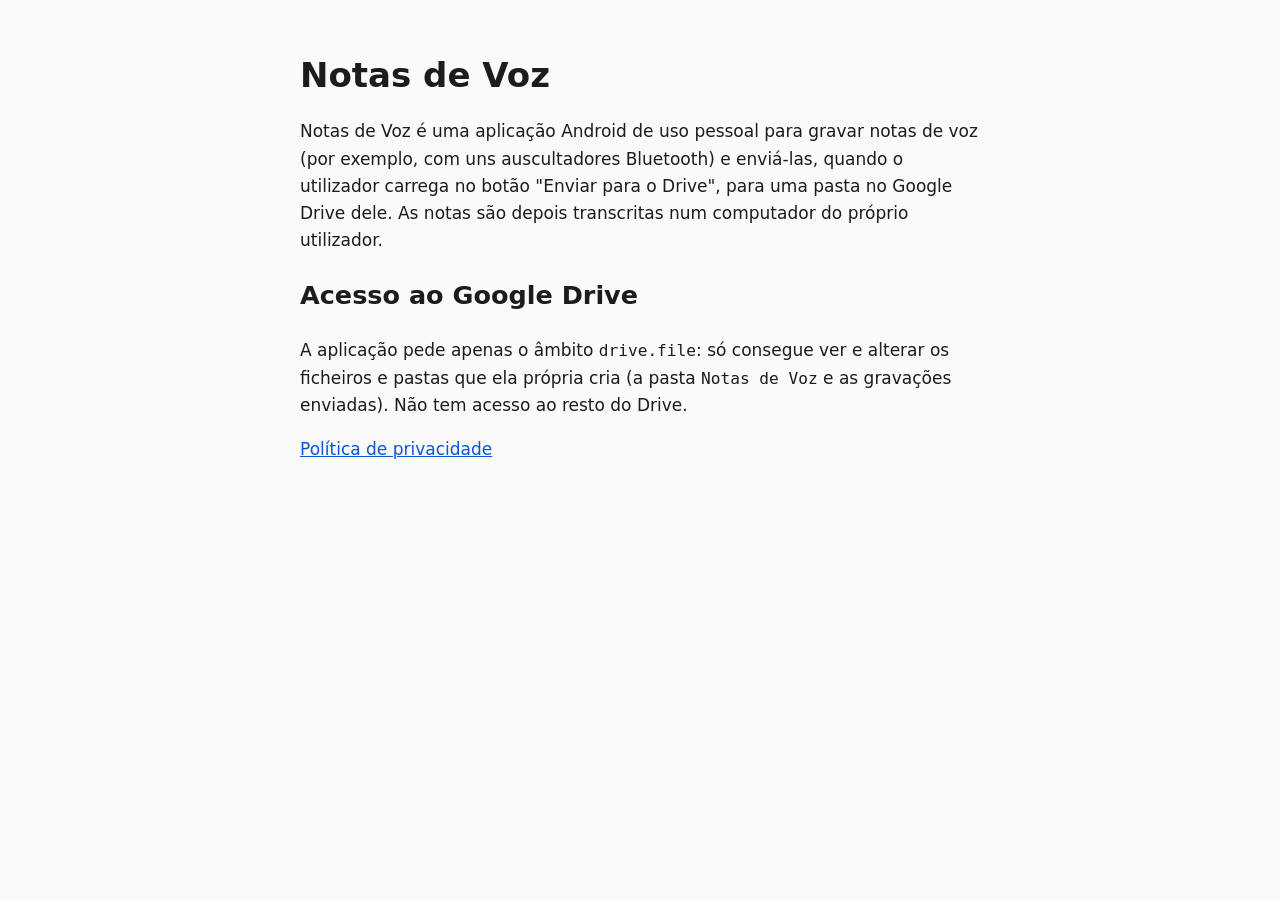
<file: index.html>
<!doctype html>
<html lang="pt-PT">
<head>
  <meta charset="utf-8">
  <meta name="viewport" content="width=device-width, initial-scale=1">
  <title>Notas de Voz</title>
  <link rel="stylesheet" href="estilo.css">
</head>
<body>
  <main>
    <h1>Notas de Voz</h1>
    <p>
      Notas de Voz é uma aplicação Android de uso pessoal para gravar notas de voz
      (por exemplo, com uns auscultadores Bluetooth) e enviá-las, quando o utilizador
      carrega no botão "Enviar para o Drive", para uma pasta no Google Drive dele.
      As notas são depois transcritas num computador do próprio utilizador.
    </p>
    <h2>Acesso ao Google Drive</h2>
    <p>
      A aplicação pede apenas o âmbito <code>drive.file</code>: só consegue ver e alterar
      os ficheiros e pastas que ela própria cria (a pasta <code>Notas de Voz</code> e as
      gravações enviadas). Não tem acesso ao resto do Drive.
    </p>
    <p><a href="privacidade.html">Política de privacidade</a></p>
  </main>
</body>
</html>
</file>
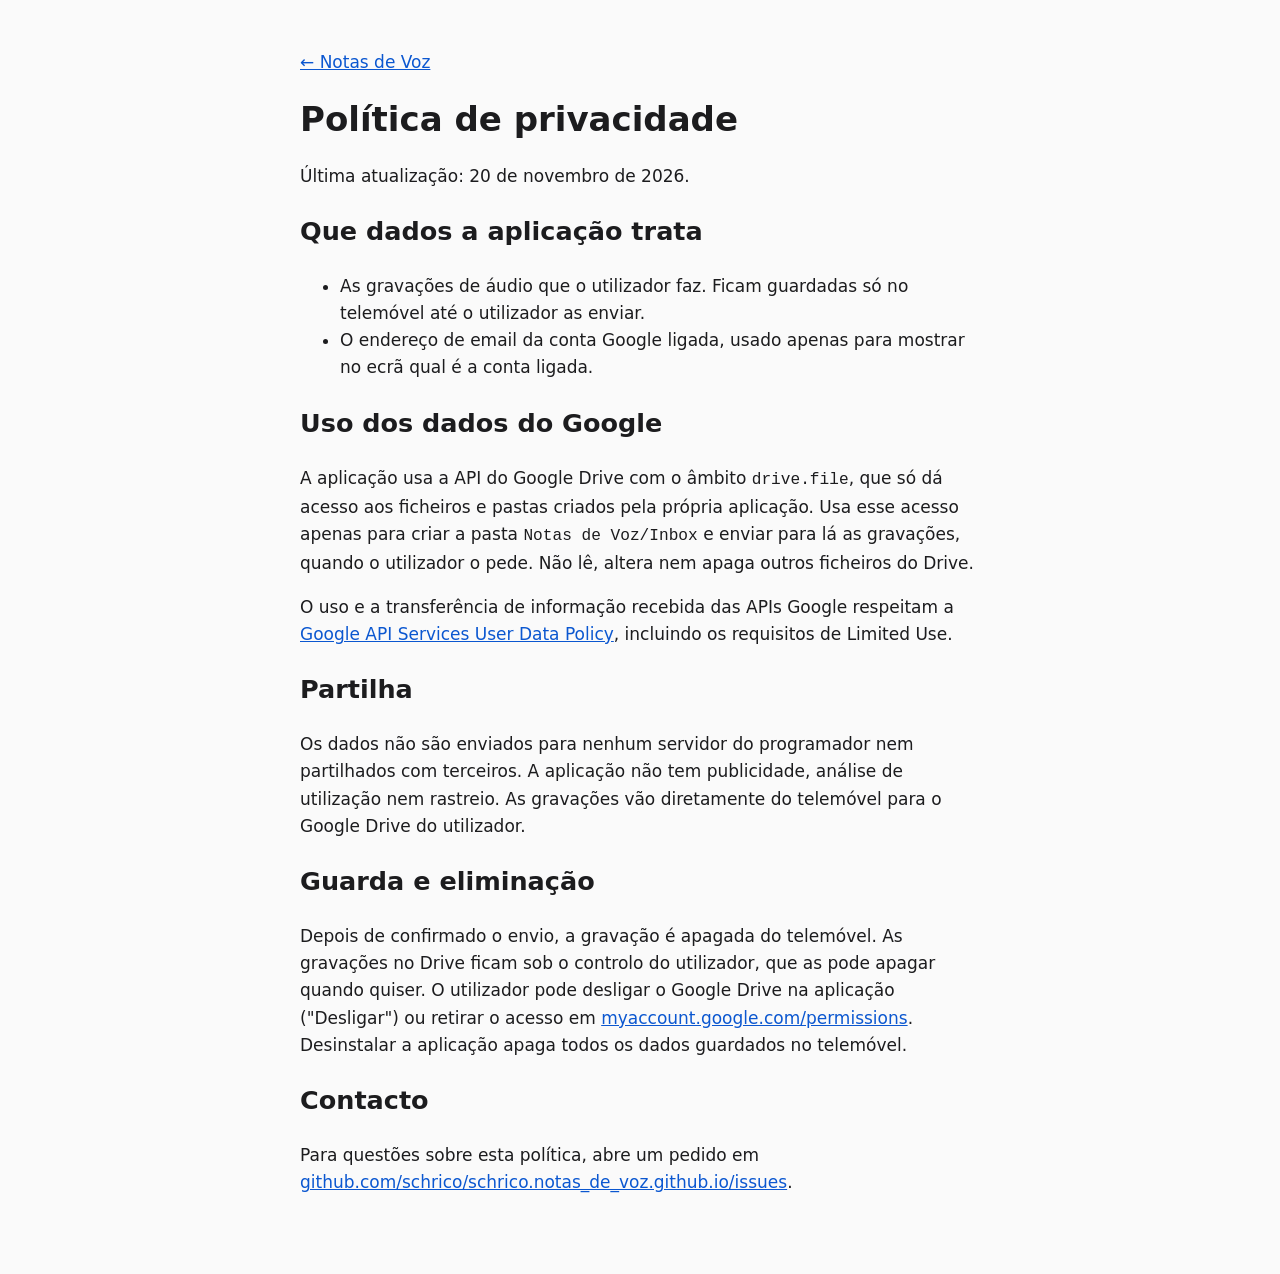
<file: privacidade.html>
<!doctype html>
<html lang="pt-PT">
<head>
  <meta charset="utf-8">
  <meta name="viewport" content="width=device-width, initial-scale=1">
  <title>Política de privacidade</title>
  <link rel="stylesheet" href="estilo.css">
</head>
<body>
  <main>
    <p><a href="./">← Notas de Voz</a></p>
    <h1>Política de privacidade</h1>
    <p>Última atualização: 20 de novembro de 2026.</p>

    <h2>Que dados a aplicação trata</h2>
    <ul>
      <li>As gravações de áudio que o utilizador faz. Ficam guardadas só no telemóvel até o utilizador as enviar.</li>
      <li>O endereço de email da conta Google ligada, usado apenas para mostrar no ecrã qual é a conta ligada.</li>
    </ul>

    <h2>Uso dos dados do Google</h2>
    <p>
      A aplicação usa a API do Google Drive com o âmbito <code>drive.file</code>, que só
      dá acesso aos ficheiros e pastas criados pela própria aplicação. Usa esse acesso
      apenas para criar a pasta <code>Notas de Voz/Inbox</code> e enviar para lá as
      gravações, quando o utilizador o pede. Não lê, altera nem apaga outros ficheiros
      do Drive.
    </p>
    <p>
      O uso e a transferência de informação recebida das APIs Google respeitam a
      <a href="https://developers.google.com/terms/api-services-user-data-policy">Google API Services User Data Policy</a>,
      incluindo os requisitos de Limited Use.
    </p>

    <h2>Partilha</h2>
    <p>
      Os dados não são enviados para nenhum servidor do programador nem partilhados com
      terceiros. A aplicação não tem publicidade, análise de utilização nem rastreio.
      As gravações vão diretamente do telemóvel para o Google Drive do utilizador.
    </p>

    <h2>Guarda e eliminação</h2>
    <p>
      Depois de confirmado o envio, a gravação é apagada do telemóvel. As gravações no
      Drive ficam sob o controlo do utilizador, que as pode apagar quando quiser.
      O utilizador pode desligar o Google Drive na aplicação ("Desligar") ou retirar o
      acesso em <a href="https://myaccount.google.com/permissions">myaccount.google.com/permissions</a>.
      Desinstalar a aplicação apaga todos os dados guardados no telemóvel.
    </p>

    <h2>Contacto</h2>
    <p>
      Para questões sobre esta política, abre um pedido em
      <a href="https://github.com/schrico/schrico.notas_de_voz.github.io/issues">github.com/schrico/schrico.notas_de_voz.github.io/issues</a>.
    </p>
  </main>
</body>
</html>
</file>
<file: estilo.css>
:root { color-scheme: light dark; --fundo: #fafafa; --texto: #1c1c1e; --link: #0b57d0; }
@media (prefers-color-scheme: dark) {
  :root { --fundo: #1c1c1e; --texto: #e8e8ea; --link: #8ab4f8; }
}
body { margin: 0; background: var(--fundo); color: var(--texto); font: 17px/1.6 system-ui, sans-serif; }
main { max-width: 680px; margin: 0 auto; padding: 32px 16px 64px; }
a { color: var(--link); }
code { font-size: 0.95em; }
h1 { line-height: 1.2; }
</file>
